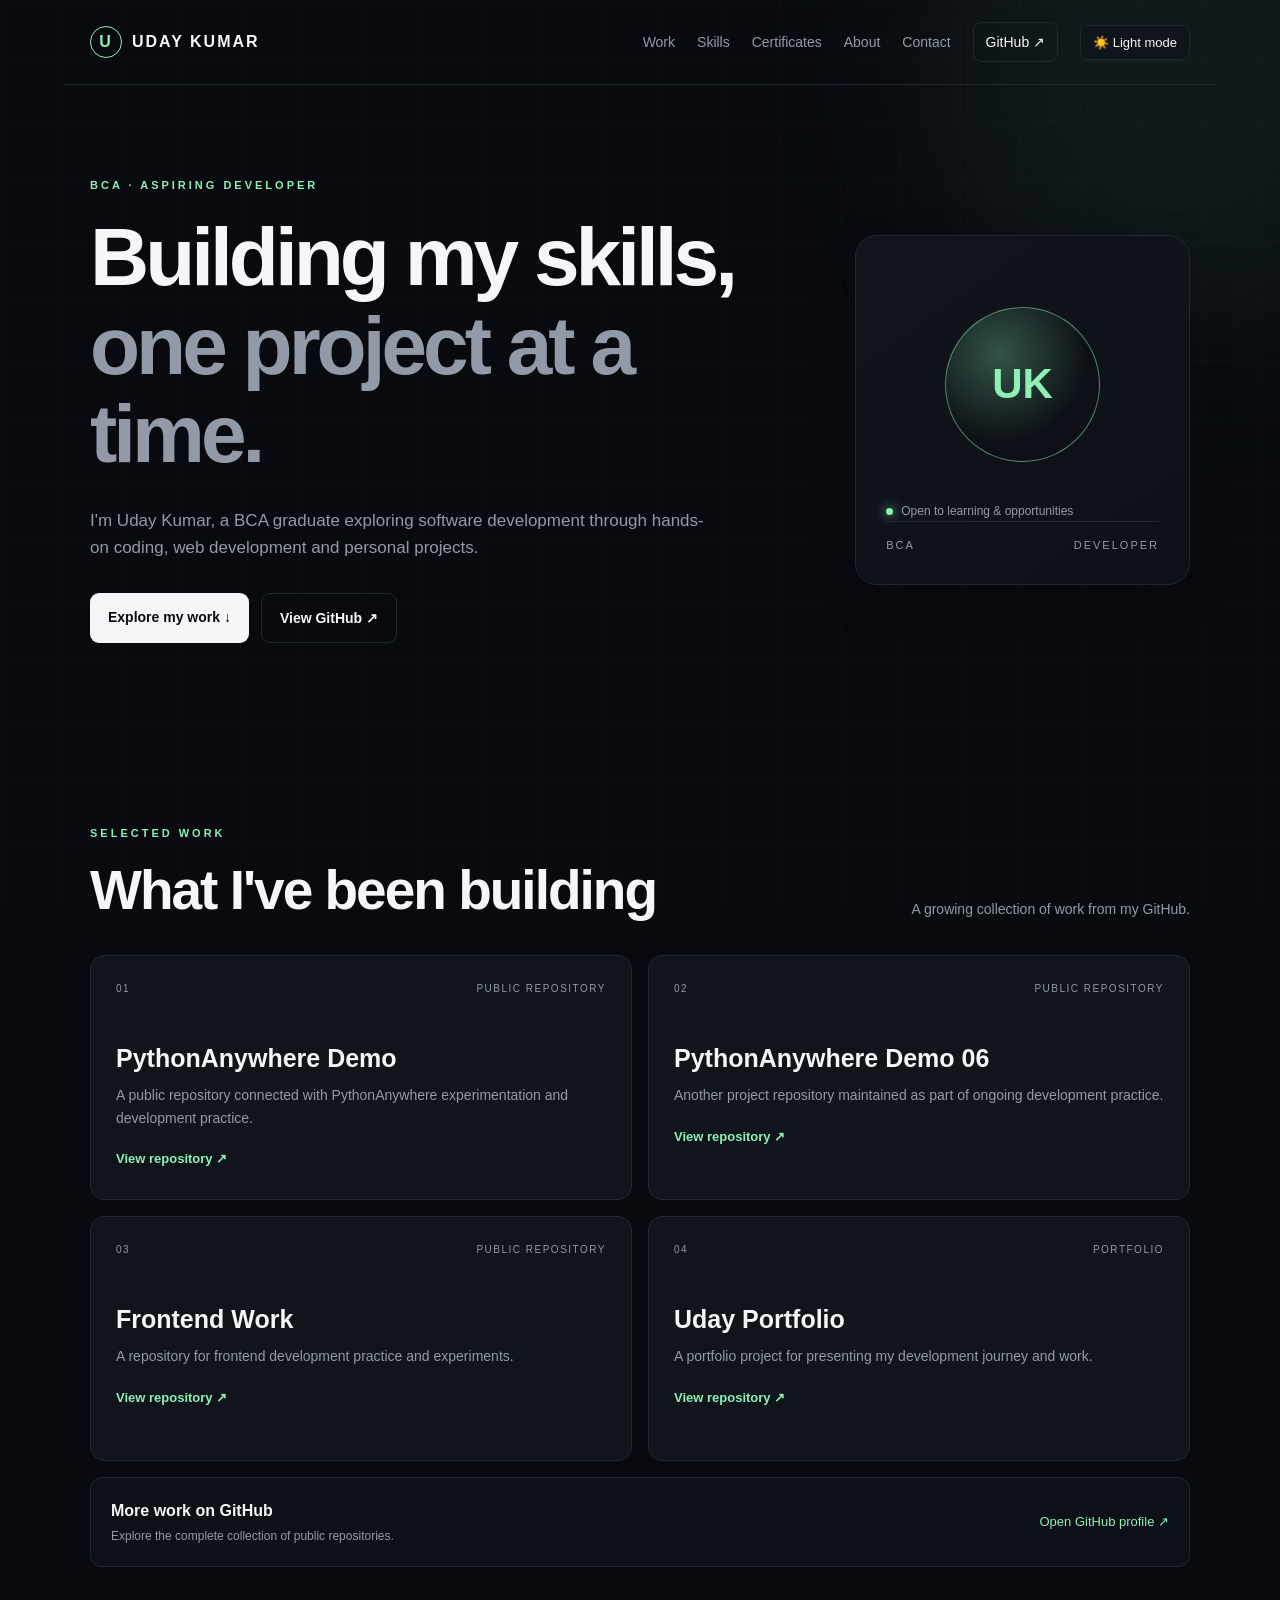
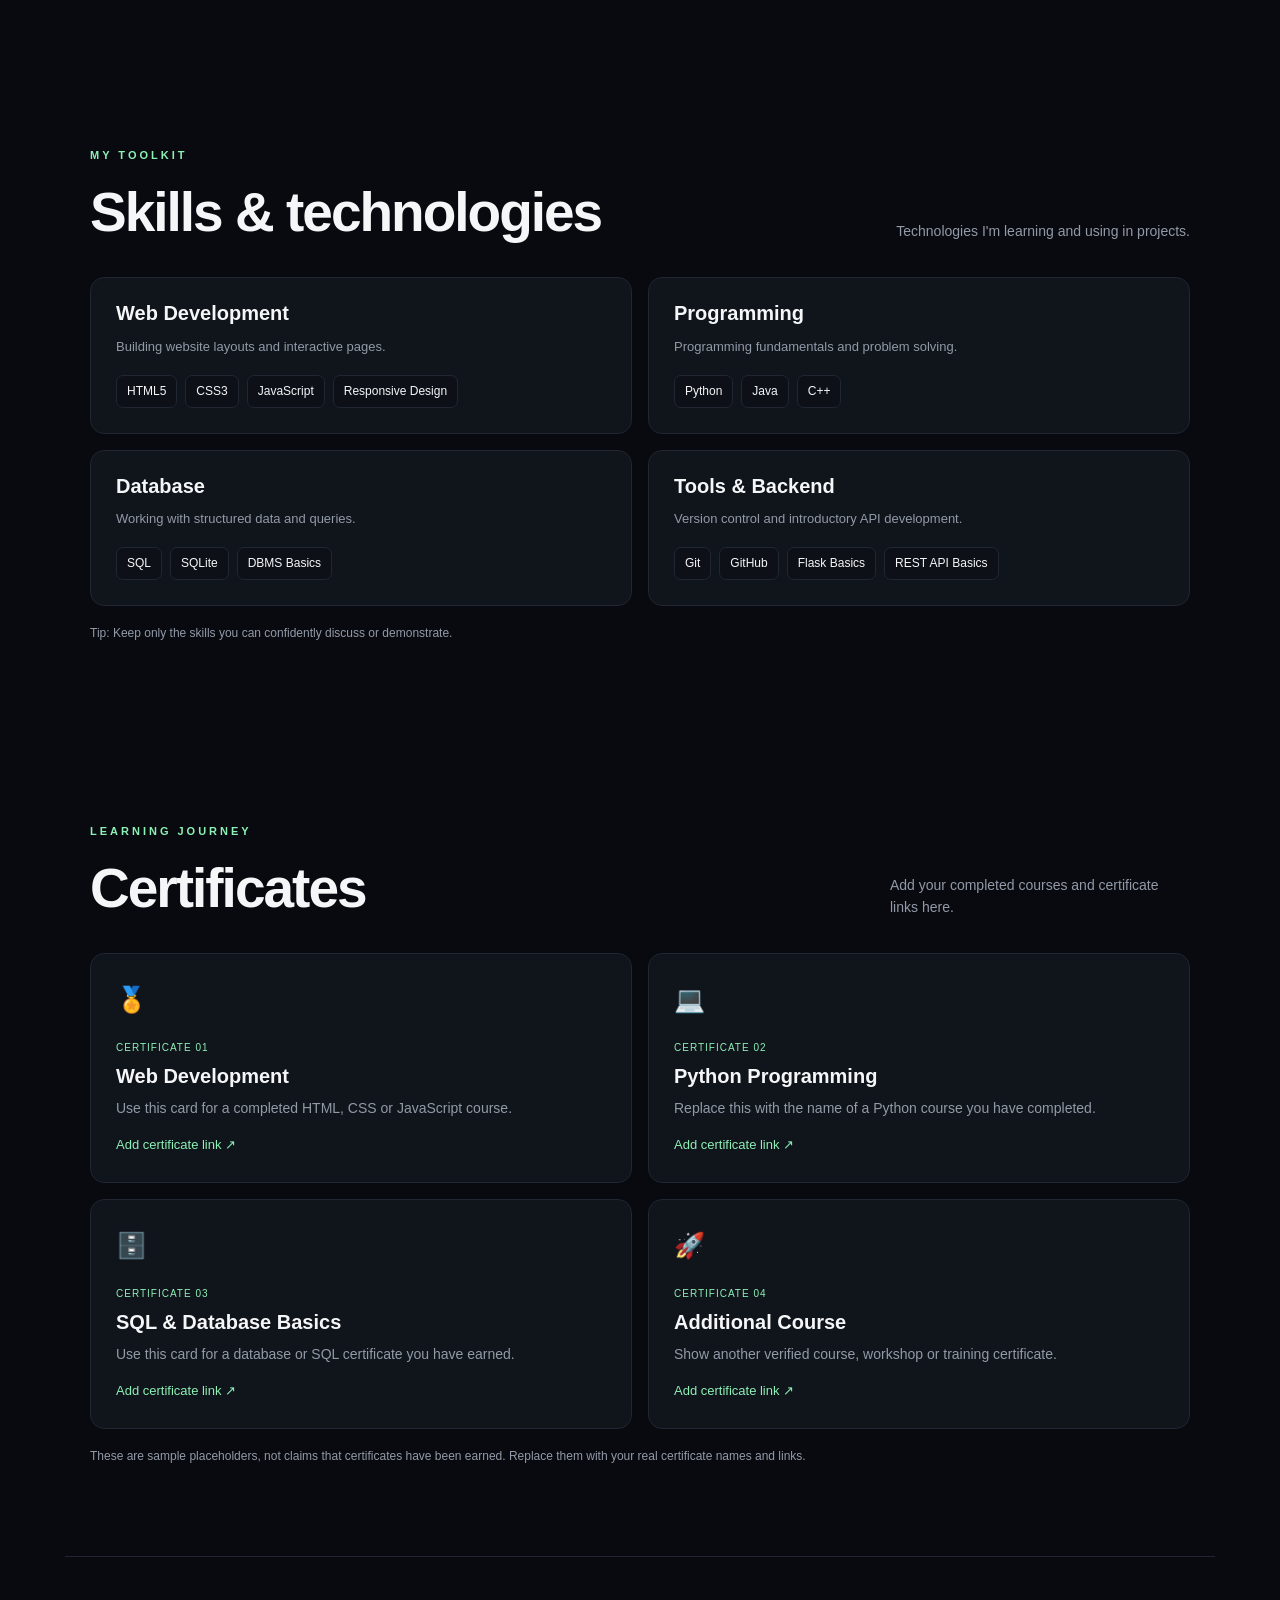
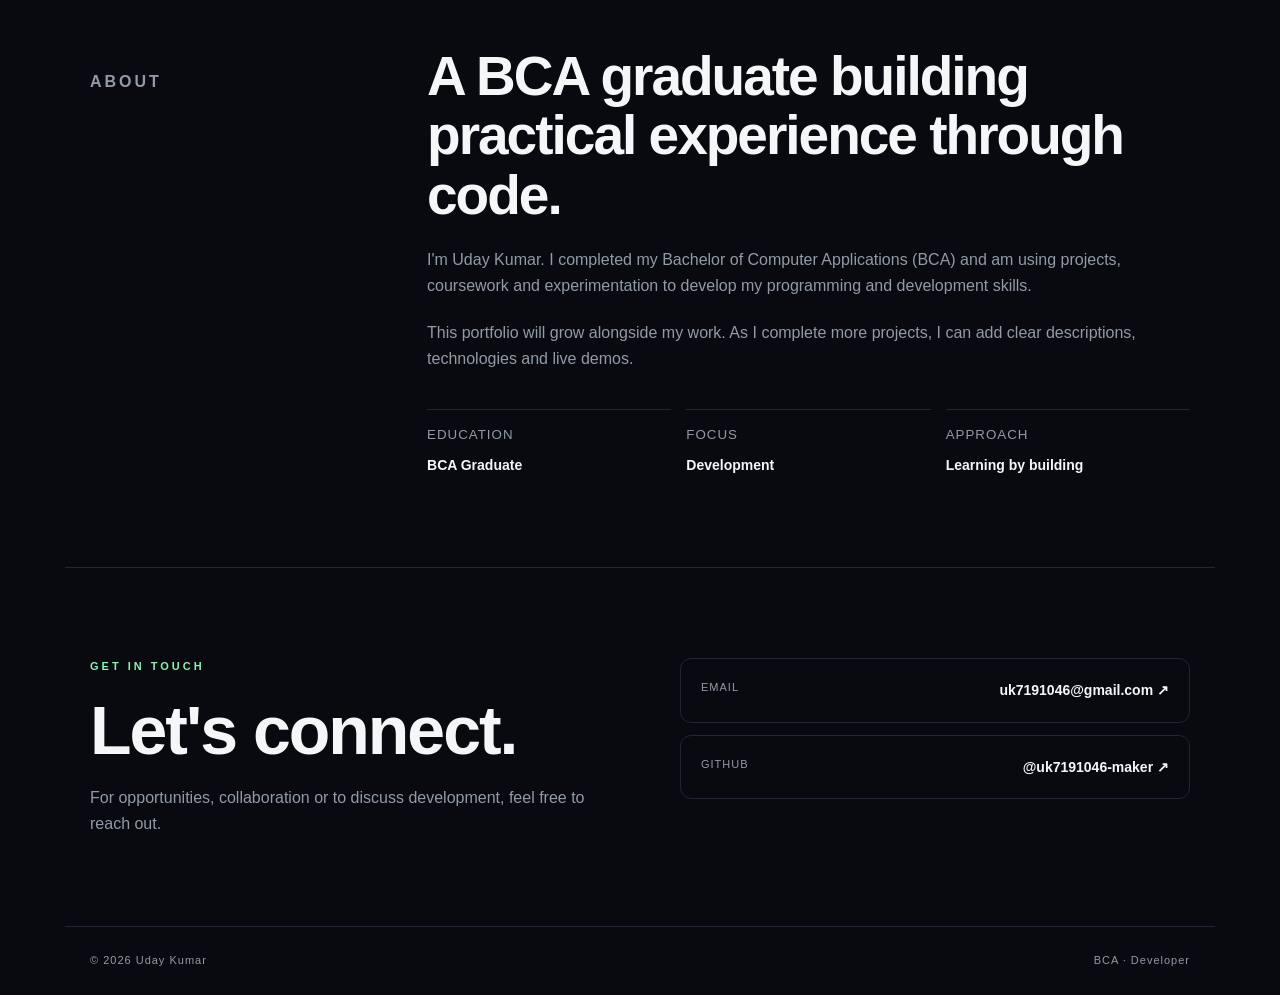
<file: index.html>
<!DOCTYPE html>
<html lang="en">
<head>
<meta charset="UTF-8">
<meta name="viewport" content="width=device-width, initial-scale=1.0">
<meta name="description" content="Uday Kumar — BCA Portfolio">
<title>Uday Kumar | Portfolio</title>
<style>
*{box-sizing:border-box;margin:0;padding:0}
html{scroll-behavior:smooth}
:root{
 --bg:#080a0f;--card:#10141b;--line:#202632;--text:#f4f6f8;
 --muted:#929aa8;--accent:#8df0b5;--soft:#0d1117;--shadow:rgba(0,0,0,.15)
}
body.light{
 --bg:#f5f7fa;--card:#ffffff;--line:#dce2e9;--text:#151922;
 --muted:#5e6877;--accent:#087c4a;--soft:#edf1f5;--shadow:rgba(20,30,45,.08)
}
body{font-family:Arial,Helvetica,sans-serif;background:var(--bg);color:var(--text);line-height:1.6;overflow-x:hidden;transition:background .25s,color .25s}
body:before{content:"";position:fixed;inset:0;z-index:-2;background:linear-gradient(rgba(130,140,155,.035) 1px,transparent 1px),linear-gradient(90deg,rgba(130,140,155,.035) 1px,transparent 1px);background-size:60px 60px;pointer-events:none}
body:after{content:"";position:fixed;width:500px;height:500px;top:-180px;right:-150px;border-radius:50%;background:color-mix(in srgb,var(--accent) 7%,transparent);filter:blur(90px);z-index:-1;pointer-events:none}
a{color:inherit}
.nav{max-width:1150px;margin:auto;padding:22px 25px;display:flex;align-items:center;justify-content:space-between;border-bottom:1px solid var(--line);gap:20px}
.logo{text-decoration:none;font-weight:700;letter-spacing:2px;display:flex;align-items:center;gap:10px}
.logo span{width:32px;height:32px;border:1px solid var(--accent);border-radius:50%;display:grid;place-items:center;color:var(--accent)}
nav{display:flex;gap:22px;align-items:center;flex-wrap:wrap}
nav a{text-decoration:none;color:var(--muted);font-size:14px}
nav a:hover{color:var(--text)}
.github{border:1px solid var(--line);padding:8px 12px;border-radius:8px;color:var(--text)}
.theme-toggle{border:1px solid var(--line);background:var(--card);color:var(--text);padding:9px 12px;border-radius:8px;cursor:pointer;font-size:13px}
.hero,.section{max-width:1150px;margin:auto;padding-left:25px;padding-right:25px}
.hero{min-height:650px;display:grid;grid-template-columns:1.35fr .65fr;align-items:center;gap:70px}
.eyebrow{font-size:11px;letter-spacing:3px;color:var(--accent);font-weight:bold;margin-bottom:18px}
h1,h2,h3{line-height:1.08}
h1{font-size:clamp(50px,7vw,82px);letter-spacing:-4px}
h1 span{color:var(--muted)}
.intro{max-width:620px;color:var(--muted);font-size:17px;margin:28px 0 32px}
.buttons{display:flex;gap:12px;flex-wrap:wrap}
.btn{padding:13px 18px;border-radius:9px;text-decoration:none;font-size:14px;font-weight:bold}
.primary{background:var(--text);color:var(--bg)}
.secondary{border:1px solid var(--line)}
.profile-card{min-height:350px;border:1px solid var(--line);border-radius:22px;background:linear-gradient(145deg,var(--card),var(--soft));padding:30px;display:flex;flex-direction:column;justify-content:space-between;box-shadow:0 15px 45px var(--shadow)}
.initials{width:155px;height:155px;border-radius:50%;margin:auto;display:grid;place-items:center;background:radial-gradient(circle at 35% 30%,color-mix(in srgb,var(--accent) 30%,transparent),transparent 60%),var(--soft);border:1px solid color-mix(in srgb,var(--accent) 50%,transparent);font-size:42px;font-weight:bold;color:var(--accent)}
.status{color:var(--muted);font-size:12px;display:flex;gap:8px;align-items:center}
.dot{width:7px;height:7px;background:var(--accent);border-radius:50%;box-shadow:0 0 12px var(--accent)}
.profile-bottom{border-top:1px solid var(--line);padding-top:15px;display:flex;justify-content:space-between;color:var(--muted);font-size:11px;letter-spacing:2px}
.section{padding-top:90px;padding-bottom:90px}
.section-title{display:flex;justify-content:space-between;align-items:end;margin-bottom:35px;gap:25px}
h2{font-size:clamp(35px,5vw,55px);letter-spacing:-2px}
.note{max-width:300px;color:var(--muted);font-size:14px}
.work-grid,.skills-grid,.cert-grid{display:grid;grid-template-columns:repeat(2,minmax(0,1fr));gap:16px}
.card,.skill-card,.cert-card{background:var(--card);border:1px solid var(--line);border-radius:14px;padding:25px;transition:transform .25s,border-color .25s,background .25s}
.card{min-height:245px}
.card:hover,.skill-card:hover,.cert-card:hover{transform:translateY(-4px);border-color:var(--accent)}
.card-top{display:flex;justify-content:space-between;color:var(--muted);font-size:10px;letter-spacing:1.5px;gap:12px}
.card h3{font-size:25px;margin:48px 0 12px}
.card p,.cert-card p{color:var(--muted);font-size:14px}
.card a{display:inline-block;margin-top:20px;color:var(--accent);text-decoration:none;font-size:13px;font-weight:bold}
.github-strip{margin-top:16px;border:1px solid var(--line);border-radius:12px;padding:20px;display:flex;justify-content:space-between;align-items:center;gap:15px;background:var(--soft)}
.github-strip small{display:block;color:var(--muted);font-size:12px;margin-top:3px}
.github-strip a{color:var(--accent);text-decoration:none;font-size:13px}
.about{border-top:1px solid var(--line);display:grid;grid-template-columns:.35fr 1fr;gap:70px}
.about h2{max-width:760px}
.about p{color:var(--muted);max-width:720px;margin-top:22px;font-size:16px}
.facts{display:grid;grid-template-columns:repeat(3,1fr);gap:15px;margin-top:38px}
.fact{border-top:1px solid var(--line);padding-top:14px}
.fact small{display:block;color:var(--muted);text-transform:uppercase;letter-spacing:1px;margin-bottom:6px}
.fact strong{font-size:14px}
.skill-card h3,.cert-card h3{font-size:20px;margin:0 0 12px}
.skill-card p{color:var(--muted);font-size:13px}
.tags{display:flex;flex-wrap:wrap;gap:8px;margin-top:17px}
.tag{font-size:12px;padding:6px 10px;border:1px solid var(--line);border-radius:7px;color:var(--text);background:var(--soft)}
.cert-icon{font-size:25px;margin-bottom:14px}
.cert-card h3{margin-bottom:9px}
.cert-card .cert-type{display:inline-block;font-size:10px;text-transform:uppercase;letter-spacing:1px;color:var(--accent);margin-bottom:10px}
.cert-card a{display:inline-block;margin-top:16px;color:var(--accent);font-size:13px;text-decoration:none}
.hint{color:var(--muted);font-size:12px;margin-top:18px}
.contact{border-top:1px solid var(--line);display:grid;grid-template-columns:1fr 1fr;gap:80px}
.contact h2{font-size:clamp(45px,6vw,68px)}
.contact p:not(.eyebrow){color:var(--muted);max-width:500px;margin-top:18px}
.links{display:flex;flex-direction:column;gap:12px}
.links a{padding:20px;border:1px solid var(--line);border-radius:11px;text-decoration:none;display:flex;justify-content:space-between;gap:15px}
.links span{color:var(--muted);font-size:11px;text-transform:uppercase;letter-spacing:1px}
.links strong{font-size:14px}
footer{max-width:1150px;margin:auto;border-top:1px solid var(--line);padding:25px;color:var(--muted);font-size:11px;display:flex;justify-content:space-between;letter-spacing:1px}
@media(max-width:800px){
 .nav{padding:20px;align-items:flex-start}.nav nav{justify-content:flex-end;gap:12px}
 nav a:not(.github){display:none}
 .hero{padding-top:75px;padding-bottom:75px;grid-template-columns:1fr;gap:45px}
 .profile-card{max-width:430px;width:100%}
 .section{padding-top:70px;padding-bottom:70px}
 .section-title{display:block}.note{margin-top:14px}
 .about,.contact{grid-template-columns:1fr;gap:35px}
}
@media(max-width:520px){
 h1{font-size:48px;letter-spacing:-2.5px}
 .hero,.section{padding-left:20px;padding-right:20px}
 .work-grid,.skills-grid,.cert-grid{grid-template-columns:1fr}
 .facts{grid-template-columns:1fr}
 .links a,.github-strip{flex-direction:column;align-items:flex-start}
 footer{padding-left:20px;padding-right:20px;gap:10px;flex-wrap:wrap}
 .nav{flex-wrap:wrap}.nav nav{width:100%;justify-content:space-between}
}
</style>
</head>
<body>
<header class="nav">
  <a class="logo" href="#home"><span>U</span>UDAY KUMAR</a>
  <nav>
    <a href="#work">Work</a><a href="#skills">Skills</a><a href="#certificates">Certificates</a>
    <a href="#about">About</a><a href="#contact">Contact</a>
    <a class="github" href="https://github.com/uk7191046-maker" target="_blank" rel="noopener noreferrer">GitHub ↗</a>
    <button class="theme-toggle" id="themeToggle" type="button" aria-label="Switch color theme">☀️ Light mode</button>
  </nav>
</header>

<main>
<section class="hero" id="home">
  <div>
    <p class="eyebrow">BCA · ASPIRING DEVELOPER</p>
    <h1>Building my skills,<br><span>one project at a time.</span></h1>
    <p class="intro">I'm Uday Kumar, a BCA graduate exploring software development through hands-on coding, web development and personal projects.</p>
    <div class="buttons">
      <a class="btn primary" href="#work">Explore my work ↓</a>
      <a class="btn secondary" href="https://github.com/uk7191046-maker" target="_blank" rel="noopener noreferrer">View GitHub ↗</a>
    </div>
  </div>
  <div class="profile-card">
    <div class="initials">UK</div>
    <div class="status"><span class="dot"></span>Open to learning & opportunities</div>
    <div class="profile-bottom"><span>BCA</span><span>DEVELOPER</span></div>
  </div>
</section>

<section class="section" id="work">
  <div class="section-title">
    <div><p class="eyebrow">SELECTED WORK</p><h2>What I've been building</h2></div>
    <p class="note">A growing collection of work from my GitHub.</p>
  </div>
  <div class="work-grid">
    <article class="card">
      <div class="card-top"><span>01</span><span>PUBLIC REPOSITORY</span></div>
      <h3>PythonAnywhere Demo</h3><p>A public repository connected with PythonAnywhere experimentation and development practice.</p>
      <a href="https://github.com/uk7191046-maker/pythonanywheredemo" target="_blank" rel="noopener noreferrer">View repository ↗</a>
    </article>
    <article class="card">
      <div class="card-top"><span>02</span><span>PUBLIC REPOSITORY</span></div>
      <h3>PythonAnywhere Demo 06</h3><p>Another project repository maintained as part of ongoing development practice.</p>
      <a href="https://github.com/uk7191046-maker/pythonanywheredemo06" target="_blank" rel="noopener noreferrer">View repository ↗</a>
    </article>
    <article class="card">
      <div class="card-top"><span>03</span><span>PUBLIC REPOSITORY</span></div>
      <h3>Frontend Work</h3><p>A repository for frontend development practice and experiments.</p>
      <a href="https://github.com/uk7191046-maker/frontend-d.html" target="_blank" rel="noopener noreferrer">View repository ↗</a>
    </article>
    <article class="card">
      <div class="card-top"><span>04</span><span>PORTFOLIO</span></div>
      <h3>Uday Portfolio</h3><p>A portfolio project for presenting my development journey and work.</p>
      <a href="https://github.com/uk7191046-maker/Udayportfolio.html" target="_blank" rel="noopener noreferrer">View repository ↗</a>
    </article>
  </div>
  <div class="github-strip">
    <div><strong>More work on GitHub</strong><small>Explore the complete collection of public repositories.</small></div>
    <a href="https://github.com/uk7191046-maker" target="_blank" rel="noopener noreferrer">Open GitHub profile ↗</a>
  </div>
</section>

<section class="section" id="skills">
  <div class="section-title">
    <div><p class="eyebrow">MY TOOLKIT</p><h2>Skills & technologies</h2></div>
    <p class="note">Technologies I'm learning and using in projects.</p>
  </div>
  <div class="skills-grid">
    <article class="skill-card"><h3>Web Development</h3><p>Building website layouts and interactive pages.</p><div class="tags"><span class="tag">HTML5</span><span class="tag">CSS3</span><span class="tag">JavaScript</span><span class="tag">Responsive Design</span></div></article>
    <article class="skill-card"><h3>Programming</h3><p>Programming fundamentals and problem solving.</p><div class="tags"><span class="tag">Python</span><span class="tag">Java</span><span class="tag">C++</span></div></article>
    <article class="skill-card"><h3>Database</h3><p>Working with structured data and queries.</p><div class="tags"><span class="tag">SQL</span><span class="tag">SQLite</span><span class="tag">DBMS Basics</span></div></article>
    <article class="skill-card"><h3>Tools & Backend</h3><p>Version control and introductory API development.</p><div class="tags"><span class="tag">Git</span><span class="tag">GitHub</span><span class="tag">Flask Basics</span><span class="tag">REST API Basics</span></div></article>
  </div>
  <p class="hint">Tip: Keep only the skills you can confidently discuss or demonstrate.</p>
</section>

<section class="section" id="certificates">
  <div class="section-title">
    <div><p class="eyebrow">LEARNING JOURNEY</p><h2>Certificates</h2></div>
    <p class="note">Add your completed courses and certificate links here.</p>
  </div>
  <div class="cert-grid">
    <article class="cert-card"><div class="cert-icon">🏅</div><span class="cert-type">Certificate 01</span><h3>Web Development</h3><p>Use this card for a completed HTML, CSS or JavaScript course.</p><a href="#contact">Add certificate link ↗</a></article>
    <article class="cert-card"><div class="cert-icon">💻</div><span class="cert-type">Certificate 02</span><h3>Python Programming</h3><p>Replace this with the name of a Python course you have completed.</p><a href="#contact">Add certificate link ↗</a></article>
    <article class="cert-card"><div class="cert-icon">🗄️</div><span class="cert-type">Certificate 03</span><h3>SQL & Database Basics</h3><p>Use this card for a database or SQL certificate you have earned.</p><a href="#contact">Add certificate link ↗</a></article>
    <article class="cert-card"><div class="cert-icon">🚀</div><span class="cert-type">Certificate 04</span><h3>Additional Course</h3><p>Show another verified course, workshop or training certificate.</p><a href="#contact">Add certificate link ↗</a></article>
  </div>
  <p class="hint">These are sample placeholders, not claims that certificates have been earned. Replace them with your real certificate names and links.</p>
</section>

<section class="section about" id="about">
  <div><p class="eyebrow">ABOUT</p></div>
  <div>
    <h2>A BCA graduate building practical experience through code.</h2>
    <p>I'm Uday Kumar. I completed my Bachelor of Computer Applications (BCA) and am using projects, coursework and experimentation to develop my programming and development skills.</p>
    <p>This portfolio will grow alongside my work. As I complete more projects, I can add clear descriptions, technologies and live demos.</p>
    <div class="facts">
      <div class="fact"><small>Education</small><strong>BCA Graduate</strong></div>
      <div class="fact"><small>Focus</small><strong>Development</strong></div>
      <div class="fact"><small>Approach</small><strong>Learning by building</strong></div>
    </div>
  </div>
</section>

<section class="section contact" id="contact">
  <div><p class="eyebrow">GET IN TOUCH</p><h2>Let's connect.</h2><p>For opportunities, collaboration or to discuss development, feel free to reach out.</p></div>
  <div class="links">
    <a href="mailto:uk7191046@gmail.com"><span>Email</span><strong>uk7191046@gmail.com ↗</strong></a>
    <a href="https://github.com/uk7191046-maker" target="_blank" rel="noopener noreferrer"><span>GitHub</span><strong>@uk7191046-maker ↗</strong></a>
  </div>
</section>
</main>
<footer><span>© 2026 Uday Kumar</span><span>BCA · Developer</span></footer>

<script>
const themeToggle = document.getElementById('themeToggle');
const savedTheme = localStorage.getItem('uday-portfolio-theme');

if (savedTheme === 'light') {
  document.body.classList.add('light');
}
function updateThemeButton() {
  const isLight = document.body.classList.contains('light');
  themeToggle.textContent = isLight ? '🌙 Dark mode' : '☀️ Light mode';
  themeToggle.setAttribute('aria-label', isLight ? 'Switch to dark theme' : 'Switch to light theme');
}
updateThemeButton();

themeToggle.addEventListener('click', () => {
  document.body.classList.toggle('light');
  const theme = document.body.classList.contains('light') ? 'light' : 'dark';
  localStorage.setItem('uday-portfolio-theme', theme);
  updateThemeButton();
});
</script>
</body>
</html>
</file>
